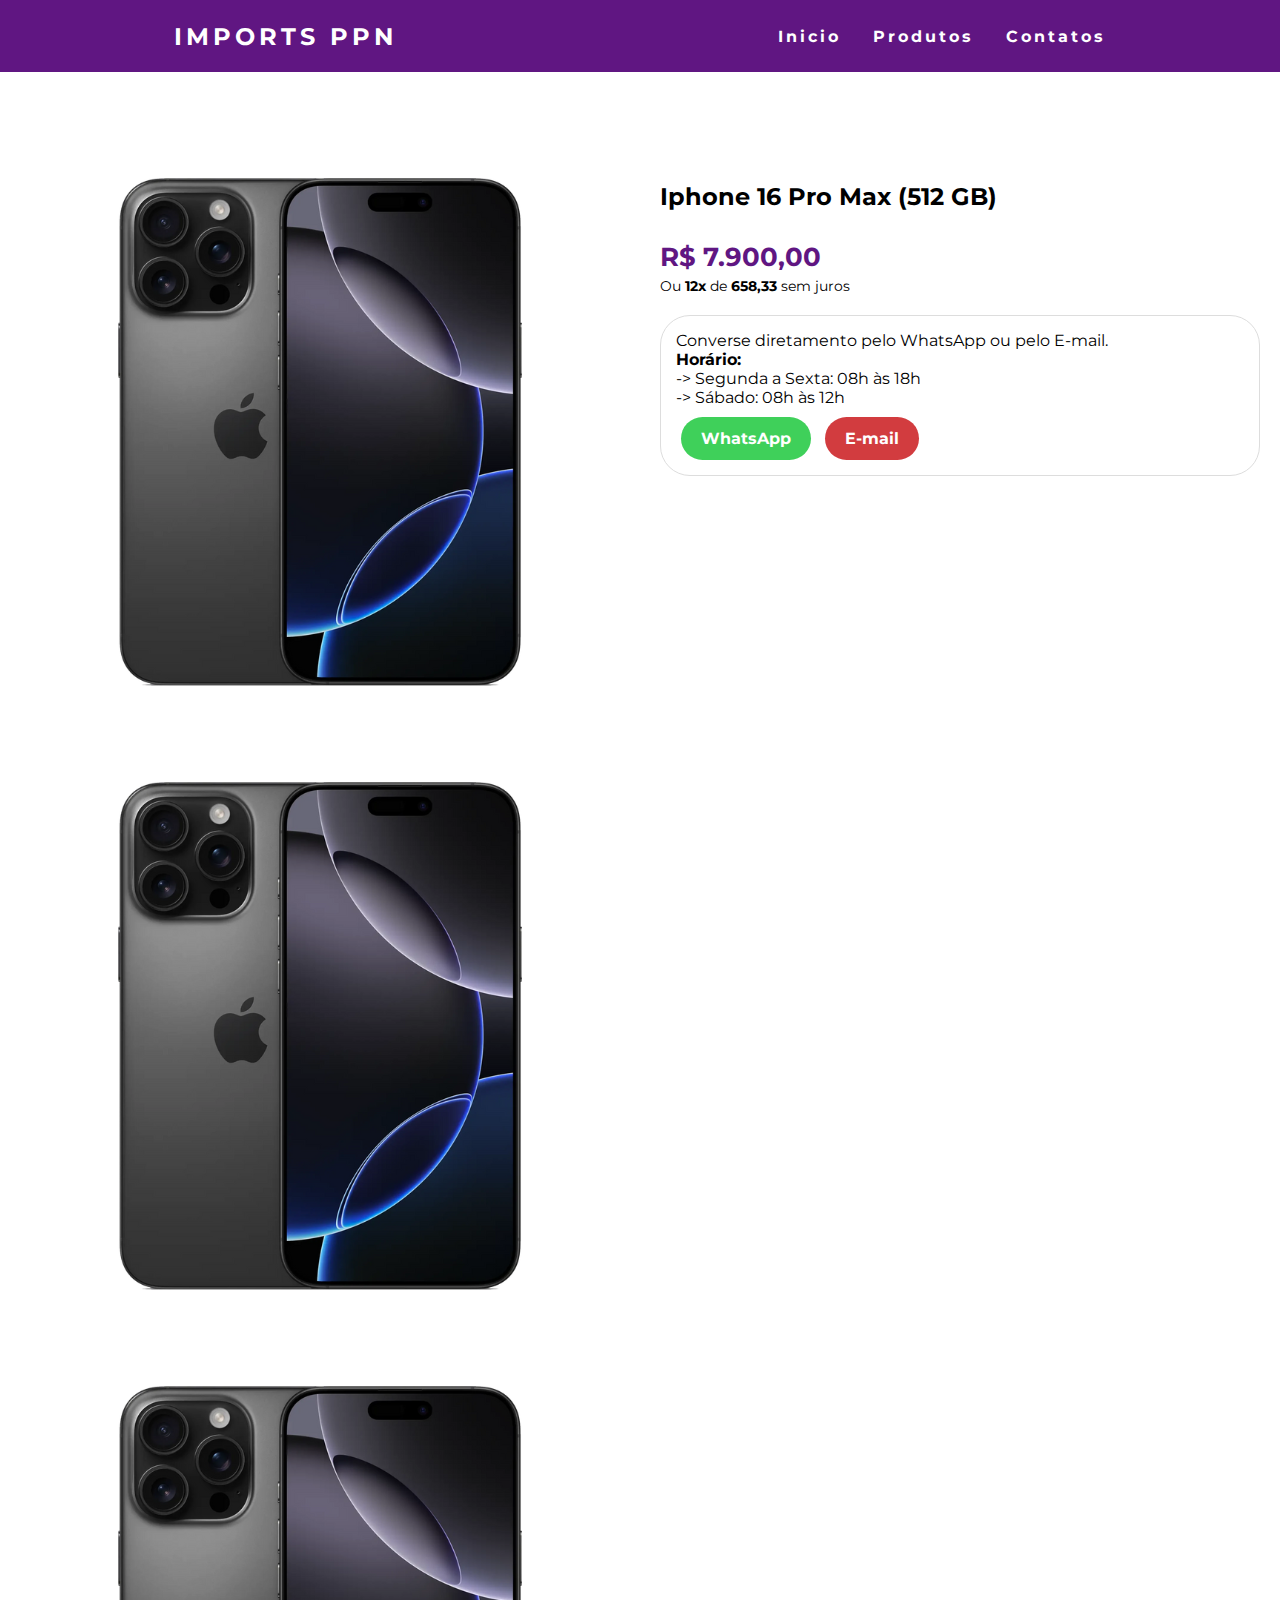
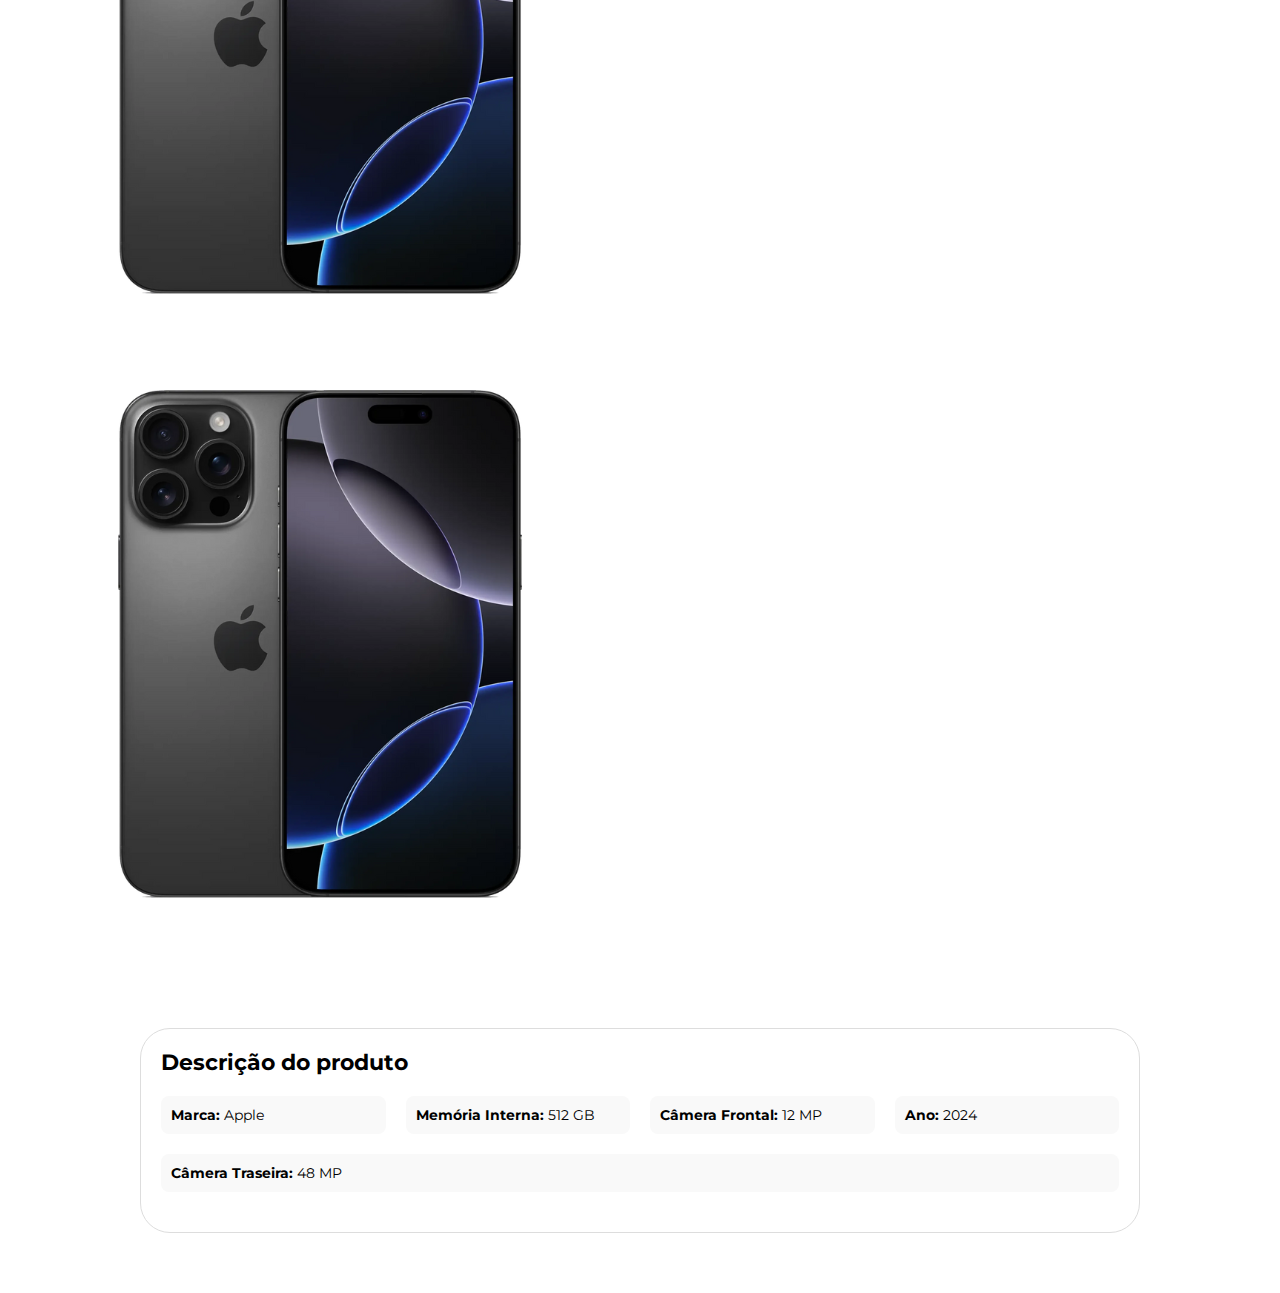
<file: Produtos/camera.html>
<!DOCTYPE html>
<html lang="pt-br">
<head>
    <meta charset="UTF-8">
    <meta name="viewport" content="width=device-width, initial-scale=1.0">
    <link rel="stylesheet" href="/style.css">
    <title>Imports PPN</title>
</head>
<body>
    <!-- Header -->
    <header>
        <nav>
            <a class="logo" href="/">Imports PPN</a>
            <div class="mobile-menu">
                <div class="line1"></div>
                <div class="line2"></div>
                <div class="line3"></div>
            </div>
            <ul class="nav-list">
                <li><a href="">Inicio</a></li>
                <li><a href="">Produtos</a></li>
                <li><a href="">Contatos</a></li>
            </ul>
        </nav>
    </header>

    <main class="produtos">
        <div class="container-img">
            <div class="img-principal">
                <img src="/images/iPhone-16-Pro-Max.png" alt="iPhone 16 Pro Max">
            </div>

            <div class="miniaturas">
                <img src="/images/iPhone-16-Pro-Max.png" alt="Preto">
                <img src="/images/iPhone-16-Pro-Max.png" alt="Preto">
                <img src="/images/iPhone-16-Pro-Max.png" alt="Preto">
            </div>
        </div>

        <!-- Container Direito -->
        <div class="produtos-info">
            <h1> Iphone 16 Pro Max (512 GB)</h1>
            <p class="preco-produto">R$ 7.900,00</p>
            <span class="parcelas">Ou <strong>12x</strong> de <strong>658,33</strong> sem juros</span>

            <div class="contato">
                <p>
                    Converse diretamento pelo WhatsApp ou pelo E-mail.<br>
                    <strong>Horário:</strong><br>
                    -> Segunda a Sexta: 08h às 18h<br>
                    -> Sábado: 08h às 12h
                </p>
                <a href="" class="btn whatsapp">WhatsApp</a>
                <a href="" class="btn email">E-mail</a>
            </div>
        </div>
    </main>

    <!-- Descrição do Produto -->
    <section class="descricao">
        <h2>Descrição do produto</h2>

        <ul class="ficha">
            <li><strong>Marca:</strong> Apple</li>
            <li><strong>Memória Interna:</strong> 512 GB</li>
            <li><strong>Câmera Frontal:</strong> 12 MP</li>
            <li><strong>Ano:</strong> 2024</li>
            <li><strong>Câmera Traseira:</strong> 48 MP</li>
        </ul>
    </section>
    <script src="/script.js"></script>
</body>
</html>
</file>
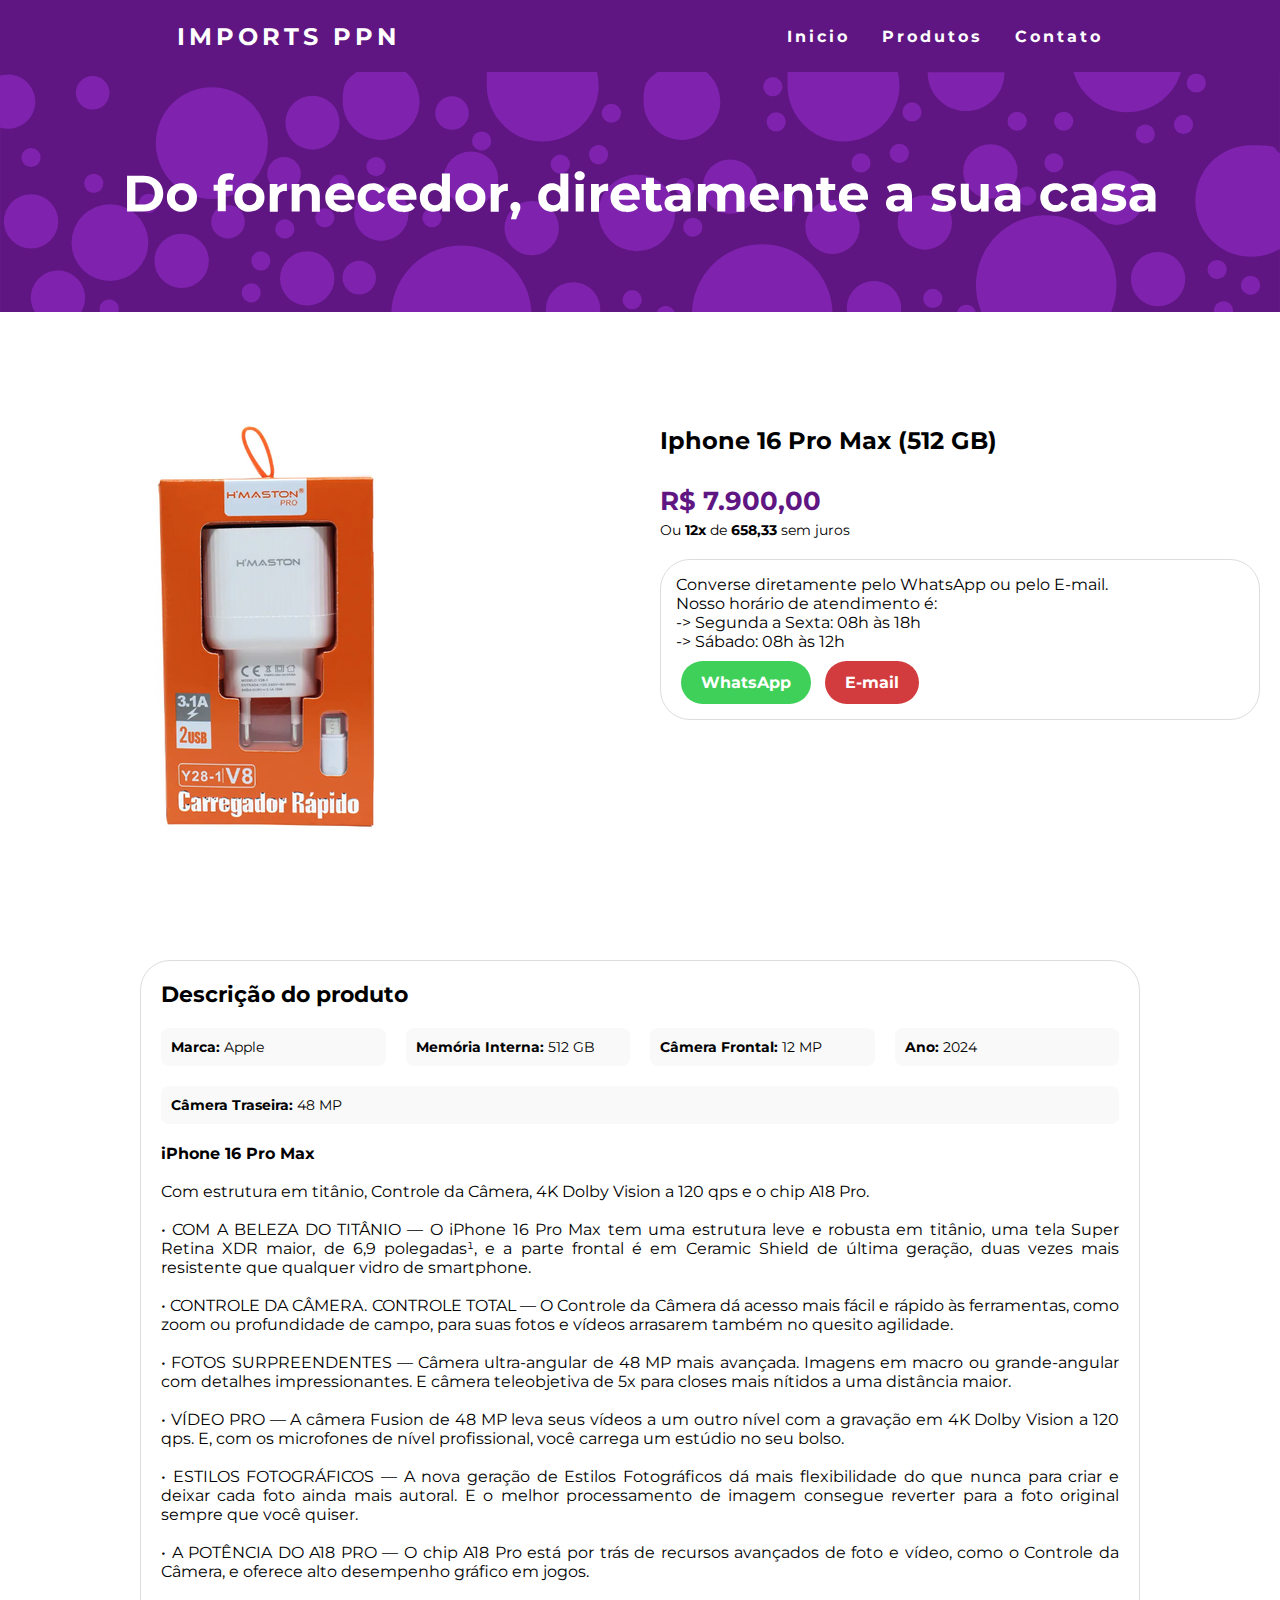
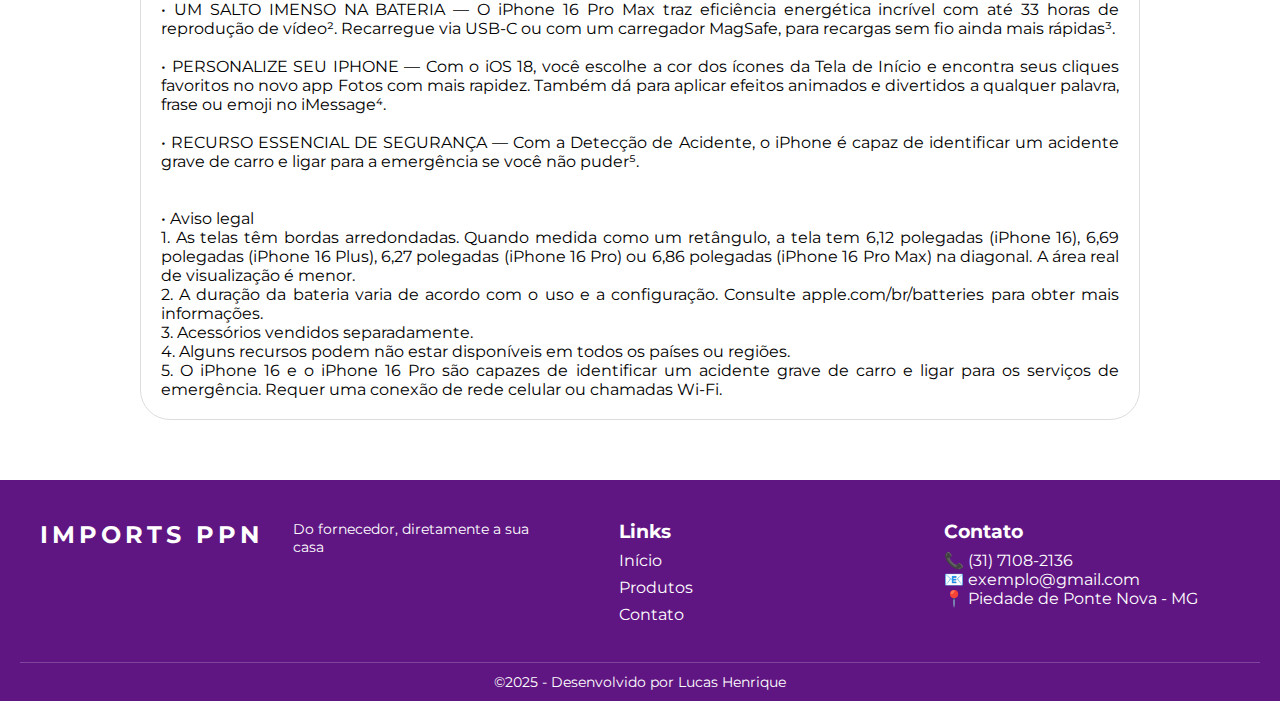
<file: Produtos/carregadorhmaston.html>
<!DOCTYPE html>
<html lang="pt-br">
<head>
    <meta charset="UTF-8">
    <meta name="viewport" content="width=device-width, initial-scale=1.0">
    <link rel="stylesheet" href="/css/style.css">
    <script src="/js/script.js" defer></script>
    <title>Imports PPN</title>
</head>
<body>
    <!-- Header -->
    <header>
        <nav>
            <a class="logo" href="/index.html">Imports PPN</a>
            <div class="mobile-menu">
                <div class="line1"></div>
                <div class="line2"></div>
                <div class="line3"></div>
            </div>
            <ul class="nav-list">
                <li><a href="#0001">Inicio</a></li>
                <li><a href="0002">Produtos</a></li>
                <li><a href="http://wa.me/3138731125" target="_blank">Contato</a></li>
            </ul>
        </nav>
    </header>
    <img class="img-banner" src="/images/banner150px.svg">

    <main class="produtos" id="0001">
        <div class="container-img">
            <div class="img-principal">
                <img  class="img-produto" src="/images/carregadorHmaston.png" alt="iPhone 16 Pro Max">
            </div>
        </div>

        <!-- Container Direito -->
        <div class="produtos-info">
            <h1>Iphone 16 Pro Max (512 GB)</h1>
            <p class="preco-produto">R$ 7.900,00</p>
            <span class="parcelas">Ou <strong>12x</strong> de <strong>658,33</strong> sem juros</span>

            <div class="contato">
                <p>
                    Converse diretamente pelo WhatsApp ou pelo E-mail. <br>Nosso horário de atendimento é:<br>
                    -> Segunda a Sexta: 08h às 18h<br>
                    -> Sábado: 08h às 12h
                </p>
                <a href="http://wa.me/3138731125" class="btn whatsapp">WhatsApp</a>
                <a href="" class="btn email">E-mail</a>
            </div>
        </div>
    </main>

    <!-- Descrição do Produto -->
    <section class="descricao">
        <h2>Descrição do produto</h2>

        <ul class="ficha">
            <li><strong>Marca:</strong> Apple</li>
            <li><strong>Memória Interna:</strong> 512 GB</li>
            <li><strong>Câmera Frontal:</strong> 12 MP</li>
            <li><strong>Ano:</strong> 2024</li>
            <li><strong>Câmera Traseira:</strong> 48 MP</li>
        </ul>

        <p class="text-description">
            <strong>iPhone 16 Pro Max</strong><br><br>
            Com estrutura em titânio, Controle da Câmera, 4K Dolby Vision a 120 qps e o chip A18 Pro.<br><br>
            • COM A BELEZA DO TITÂNIO — O iPhone 16 Pro Max tem uma estrutura leve e robusta em titânio, uma tela Super Retina XDR maior, de 6,9 polegadas¹, e a parte frontal é em Ceramic Shield de última geração, duas vezes mais resistente que qualquer vidro de smartphone.<br><br>
            • CONTROLE DA CÂMERA. CONTROLE TOTAL — O Controle da Câmera dá acesso mais fácil e rápido às ferramentas, como zoom ou profundidade de campo, para suas fotos e vídeos arrasarem também no quesito agilidade.<br><br>
            • FOTOS SURPREENDENTES — Câmera ultra-angular de 48 MP mais avançada. Imagens em macro ou grande-angular com detalhes impressionantes. E câmera teleobjetiva de 5x para closes mais nítidos a uma distância maior.<br><br>
            • VÍDEO PRO — A câmera Fusion de 48 MP leva seus vídeos a um outro nível com a gravação em 4K Dolby Vision a 120 qps. E, com os microfones de nível profissional, você carrega um estúdio no seu bolso.<br><br>
            • ESTILOS FOTOGRÁFICOS — A nova geração de Estilos Fotográficos dá mais flexibilidade do que nunca para criar e deixar cada foto ainda mais autoral. E o melhor processamento de imagem consegue reverter para a foto original sempre que você quiser.<br><br>
            • A POTÊNCIA DO A18 PRO — O chip A18 Pro está por trás de recursos avançados de foto e vídeo, como o Controle da Câmera, e oferece alto desempenho gráfico em jogos.<br><br>
            • UM SALTO IMENSO NA BATERIA — O iPhone 16 Pro Max traz eficiência energética incrível com até 33 horas de reprodução de vídeo². Recarregue via USB-C ou com um carregador MagSafe, para recargas sem fio ainda mais rápidas³.<br><br>
            • PERSONALIZE SEU IPHONE — Com o iOS 18, você escolhe a cor dos ícones da Tela de Início e encontra seus cliques favoritos no novo app Fotos com mais rapidez. Também dá para aplicar efeitos animados e divertidos a qualquer palavra, frase ou emoji no iMessage⁴.<br><br>
            • RECURSO ESSENCIAL DE SEGURANÇA — Com a Detecção de Acidente, o iPhone é capaz de identificar um acidente grave de carro e ligar para a emergência se você não puder⁵.<br><br><br>
            • Aviso legal<br>
            1. As telas têm bordas arredondadas. Quando medida como um retângulo, a tela tem 6,12 polegadas (iPhone 16), 6,69 polegadas (iPhone 16 Plus), 6,27 polegadas (iPhone 16 Pro) ou 6,86 polegadas (iPhone 16 Pro Max) na diagonal. A área real de visualização é menor.<br>
            2. A duração da bateria varia de acordo com o uso e a configuração. Consulte apple.com/br/batteries para obter mais informações.<br>
            3. Acessórios vendidos separadamente.<br>
            4. Alguns recursos podem não estar disponíveis em todos os países ou regiões.<br>
            5. O iPhone 16 e o iPhone 16 Pro são capazes de identificar um acidente grave de carro e ligar para os serviços de emergência. Requer uma conexão de rede celular ou chamadas Wi-Fi.
        </p>
    </section>
    

    <!-- Footer -->
    <footer class="footer-personalizado">
        <div class="footer-container">
            <p class="logo">Imports PPN</p>
            <div class="footer-coluna">
                <p class="footer-descricao">
                    Do fornecedor, diretamente a sua casa
                </p>
            </div>
  
            <div class="footer-coluna">
                <h3>Links</h3>
                <ul class="footer-links">
                    <li><a href="#0001">Início</a></li>
                    <li><a href="#0002">Produtos</a></li>
                    <li><a href="http://wa.me/3138731125">Contato</a></li>
                </ul>
            </div>
  
            <div class="footer-coluna">
                <h3>Contato</h3>
                <p>📞 (31) 7108-2136</p>
                <p>📧 exemplo@gmail.com</p>
                <p>📍 Piedade de Ponte Nova - MG</p>
            </div>
  
        </div>
        <div class="footer-rodape">
            <p>©2025 - Desenvolvido por Lucas Henrique</p>
        </div>
    </footer>
</body>
</html>
</file>
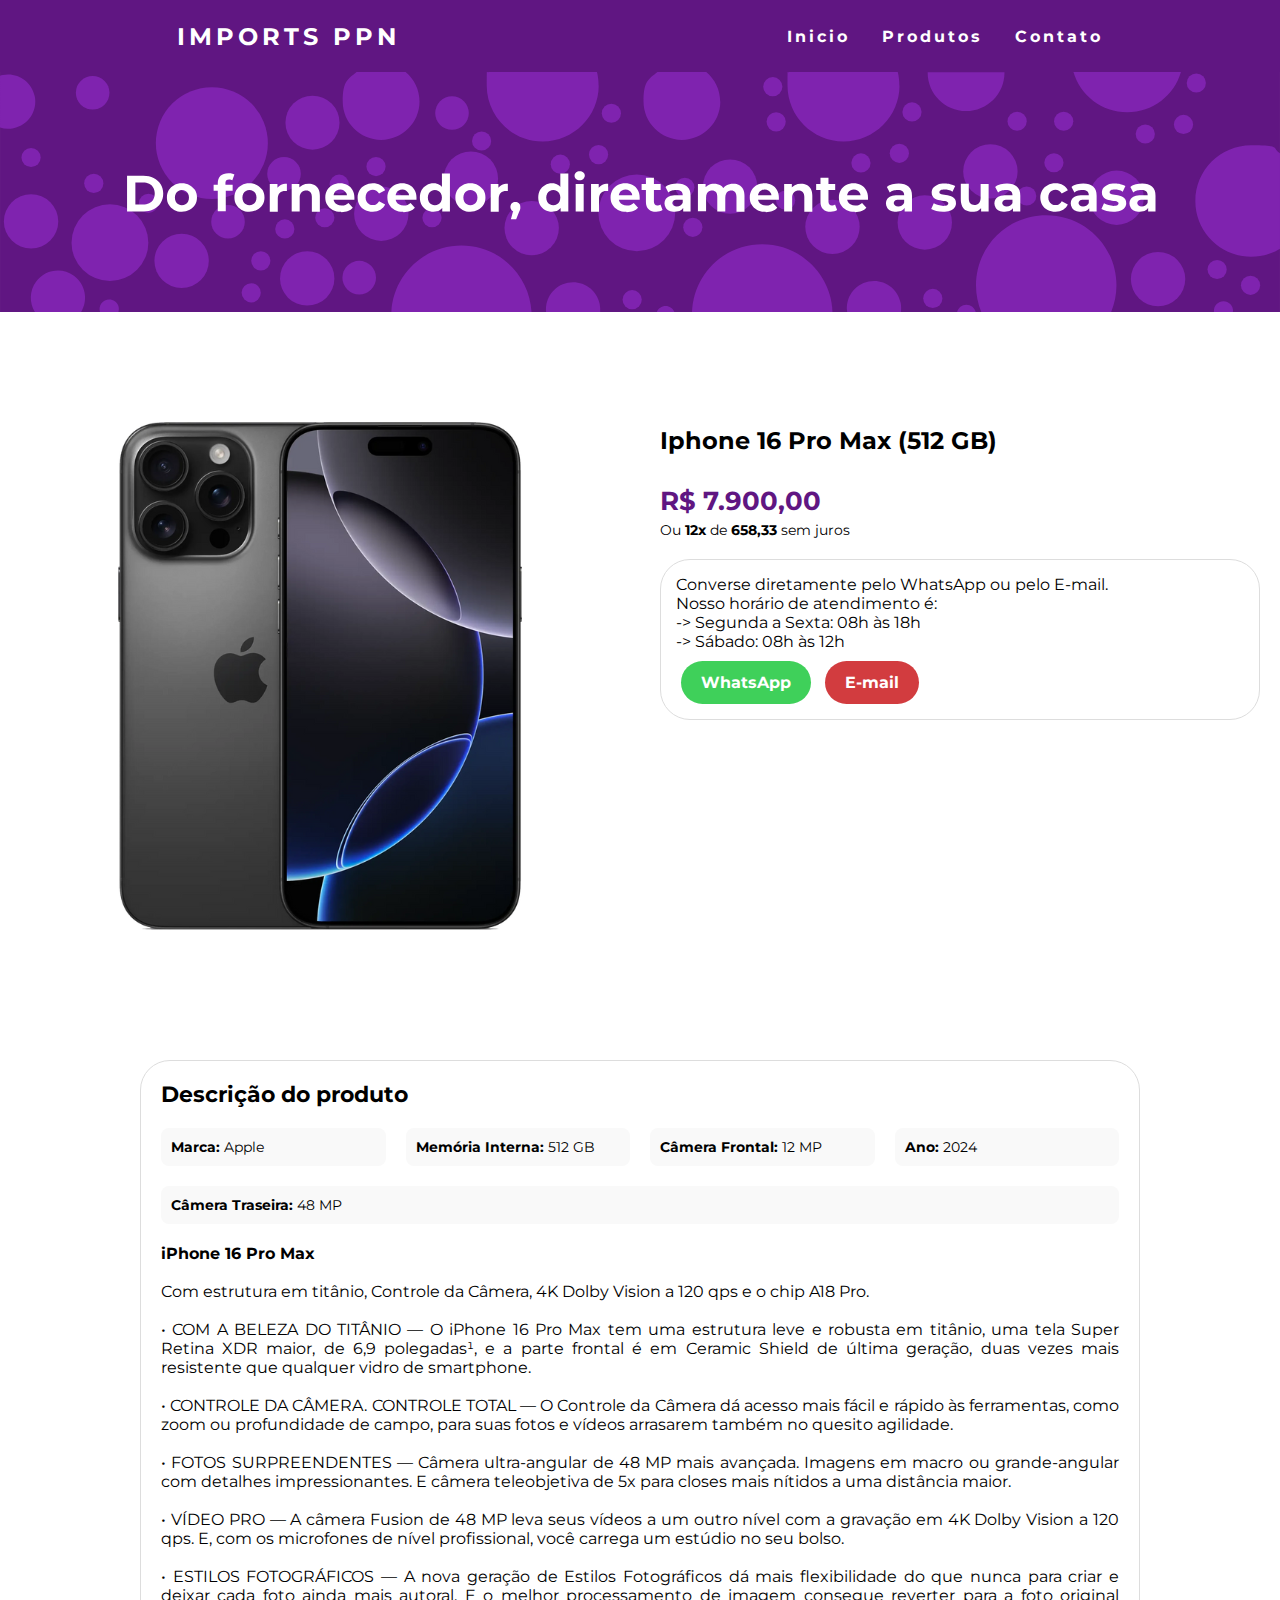
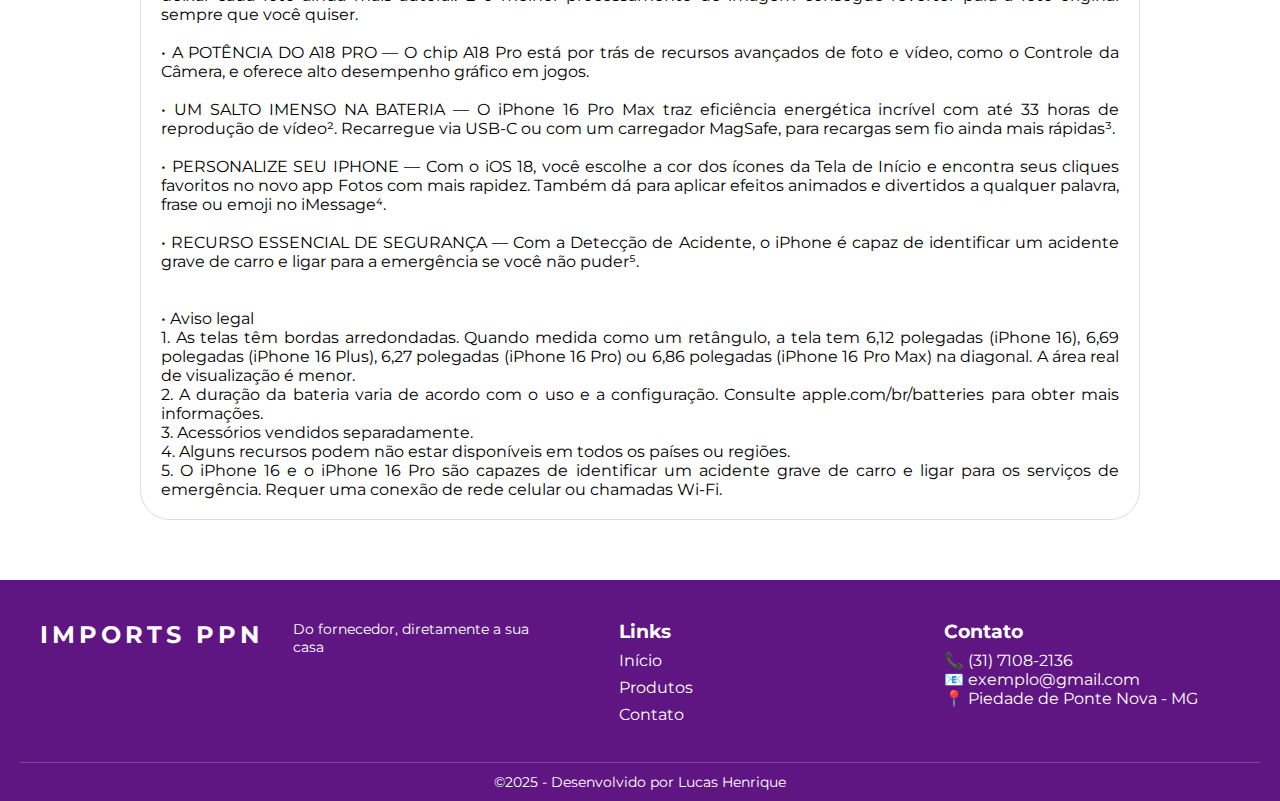
<file: Produtos/iphone16ProMax.html>
<!DOCTYPE html>
<html lang="pt-br">
<head>
    <meta charset="UTF-8">
    <meta name="viewport" content="width=device-width, initial-scale=1.0">
    <link rel="stylesheet" href="/css/style.css">
    <script src="/js/script.js" defer></script>
    <title>Imports PPN</title>
</head>
<body>
    <!-- Header -->
    <header>
        <nav>
            <a class="logo" href="/index.html">Imports PPN</a>
            <div class="mobile-menu">
                <div class="line1"></div>
                <div class="line2"></div>
                <div class="line3"></div>
            </div>
            <ul class="nav-list">
                <li><a href="#0001">Inicio</a></li>
                <li><a href="0002">Produtos</a></li>
                <li><a href="http://wa.me/3138731125" target="_blank">Contato</a></li>
            </ul>
        </nav>
    </header>
    <img class="img-banner" src="/images/banner150px.svg">

    <main class="produtos" id="0001">
        <div class="container-img">
            <div class="img-principal">
                <img  class="img-produto"src="/images/iPhone-16-Pro-Max.png" alt="iPhone 16 Pro Max">
            </div>
        </div>

        <!-- Container Direito -->
        <div class="produtos-info">
            <h1>Iphone 16 Pro Max (512 GB)</h1>
            <p class="preco-produto">R$ 7.900,00</p>
            <span class="parcelas">Ou <strong>12x</strong> de <strong>658,33</strong> sem juros</span>

            <div class="contato">
                <p>
                    Converse diretamente pelo WhatsApp ou pelo E-mail. <br>Nosso horário de atendimento é:<br>
                    -> Segunda a Sexta: 08h às 18h<br>
                    -> Sábado: 08h às 12h
                </p>
                <a href="http://wa.me/3138731125" class="btn whatsapp">WhatsApp</a>
                <a href="" class="btn email">E-mail</a>
            </div>
        </div>
    </main>

    <!-- Descrição do Produto -->
    <section class="descricao">
        <h2>Descrição do produto</h2>

        <ul class="ficha">
            <li><strong>Marca:</strong> Apple</li>
            <li><strong>Memória Interna:</strong> 512 GB</li>
            <li><strong>Câmera Frontal:</strong> 12 MP</li>
            <li><strong>Ano:</strong> 2024</li>
            <li><strong>Câmera Traseira:</strong> 48 MP</li>
        </ul>

        <p class="text-description">
            <strong>iPhone 16 Pro Max</strong><br><br>
            Com estrutura em titânio, Controle da Câmera, 4K Dolby Vision a 120 qps e o chip A18 Pro.<br><br>
            
            • COM A BELEZA DO TITÂNIO — O iPhone 16 Pro Max tem uma estrutura leve e robusta em titânio, uma tela Super Retina XDR maior, de 6,9 polegadas¹, e a parte frontal é em Ceramic Shield de última geração, duas vezes mais resistente que qualquer vidro de smartphone.<br><br>
            • CONTROLE DA CÂMERA. CONTROLE TOTAL — O Controle da Câmera dá acesso mais fácil e rápido às ferramentas, como zoom ou profundidade de campo, para suas fotos e vídeos arrasarem também no quesito agilidade.<br><br>
            • FOTOS SURPREENDENTES — Câmera ultra-angular de 48 MP mais avançada. Imagens em macro ou grande-angular com detalhes impressionantes. E câmera teleobjetiva de 5x para closes mais nítidos a uma distância maior.<br><br>
            • VÍDEO PRO — A câmera Fusion de 48 MP leva seus vídeos a um outro nível com a gravação em 4K Dolby Vision a 120 qps. E, com os microfones de nível profissional, você carrega um estúdio no seu bolso.<br><br>
            • ESTILOS FOTOGRÁFICOS — A nova geração de Estilos Fotográficos dá mais flexibilidade do que nunca para criar e deixar cada foto ainda mais autoral. E o melhor processamento de imagem consegue reverter para a foto original sempre que você quiser.<br><br>
            • A POTÊNCIA DO A18 PRO — O chip A18 Pro está por trás de recursos avançados de foto e vídeo, como o Controle da Câmera, e oferece alto desempenho gráfico em jogos.<br><br>
            • UM SALTO IMENSO NA BATERIA — O iPhone 16 Pro Max traz eficiência energética incrível com até 33 horas de reprodução de vídeo². Recarregue via USB-C ou com um carregador MagSafe, para recargas sem fio ainda mais rápidas³.<br><br>
            • PERSONALIZE SEU IPHONE — Com o iOS 18, você escolhe a cor dos ícones da Tela de Início e encontra seus cliques favoritos no novo app Fotos com mais rapidez. Também dá para aplicar efeitos animados e divertidos a qualquer palavra, frase ou emoji no iMessage⁴.<br><br>
            • RECURSO ESSENCIAL DE SEGURANÇA — Com a Detecção de Acidente, o iPhone é capaz de identificar um acidente grave de carro e ligar para a emergência se você não puder⁵.<br><br><br>
            • Aviso legal<br>
            1. As telas têm bordas arredondadas. Quando medida como um retângulo, a tela tem 6,12 polegadas (iPhone 16), 6,69 polegadas (iPhone 16 Plus), 6,27 polegadas (iPhone 16 Pro) ou 6,86 polegadas (iPhone 16 Pro Max) na diagonal. A área real de visualização é menor.<br>
            2. A duração da bateria varia de acordo com o uso e a configuração. Consulte apple.com/br/batteries para obter mais informações.<br>
            3. Acessórios vendidos separadamente.<br>
            4. Alguns recursos podem não estar disponíveis em todos os países ou regiões.<br>
            5. O iPhone 16 e o iPhone 16 Pro são capazes de identificar um acidente grave de carro e ligar para os serviços de emergência. Requer uma conexão de rede celular ou chamadas Wi-Fi.
        </p>
    </section>
    

    <!-- Footer -->
    <footer class="footer-personalizado">
        <div class="footer-container">
            <p class="logo">Imports PPN</p>
            <div class="footer-coluna">
                <p class="footer-descricao">
                    Do fornecedor, diretamente a sua casa
                </p>
            </div>
  
            <div class="footer-coluna">
                <h3>Links</h3>
                <ul class="footer-links">
                    <li><a href="#0001">Início</a></li>
                    <li><a href="#0002">Produtos</a></li>
                    <li><a href="http://wa.me/3138731125">Contato</a></li>
                </ul>
            </div>
  
            <div class="footer-coluna">
                <h3>Contato</h3>
                <p>📞 (31) 7108-2136</p>
                <p>📧 exemplo@gmail.com</p>
                <p>📍 Piedade de Ponte Nova - MG</p>
            </div>
  
        </div>
        <div class="footer-rodape">
            <p>©2025 - Desenvolvido por Lucas Henrique</p>
        </div>
    </footer>
</body>
</html>
</file>
<file: style.css>
@import url('https://fonts.googleapis.com/css2?family=Montserrat:ital,wght@0,100..900;1,100..900&family=Open+Sans:ital,wght@0,300..800;1,300..800&display=swap');

* {
    margin: 0;
    padding: 0;
    list-style: none;
    box-sizing: border-box;
    font-family: "Montserrat";
}

/* Header */
header {
    & a {
        color: #ffffff;
        text-decoration: none;
        transition: 0.3s;
    }
}

a:hover{
    opacity: 0.7;
}

.logo {
    font-size: 24px;
    text-transform: uppercase;
    letter-spacing: 4px;
    font-weight: bold;
}

nav {
    display: flex;
    justify-content: space-around;
    align-items: center;
    background-color: #601682;
    height: 8vh;
}

.nav-list{
    display: flex;
}

.nav-list li {
    letter-spacing: 3px;
    margin-left: 32px;
    font-weight: bold;
}

.mobile-menu {
    display: none;
    cursor: pointer;
}

.mobile-menu div {
    width: 32px;
    height: 2px;
    background: #fff;
    margin: 8px;
    transition: 0.3s;
}

@media (max-width: 768px) {
    body {
        overflow-x: hidden;
    }

    .nav-list {
        position: absolute;
        top: 8vh;
        right: 0;
        width: 50vw;
        height: 100%;
        background-color: #601682;
        flex-direction: column;
        align-items: center;
        justify-content: space-around;
        transform: translateX(100%);
        transition: transform 0.3s ease-in;
    }

    .nav-list li {
        margin-left: 0;
        opacity: 0;
    }
    .mobile-menu {
        display: block;
    }

    .produtos {
        flex-direction: column; 
        align-items: center;
        text-align: center;
    }

    .produtos-info {
        align-items: center;
    }

    .produtos-info h1 {
        font-size: 20px;
    }

    .preco {
        font-size: 22px;
    }

    .contato {
        text-align: center;
    }

    .btn {
        width: 100%;
        max-width: 250px;
    }

    .img-produto {
        width: 10vh;
        justify-content: left;
        height: auto;
        max-width: 100vh;
    }

    .img-banner{
        width: 100vw;
        max-width: 100%;
        height: auto;
    }

    .h1-produtos {
        padding-left: 20px;
    }

    .container-post-insta {
        flex-direction: column;
        align-items: center;
    }

    .post-insta {
        width: 100%;
        justify-content: center;
        flex-wrap: wrap;
    }

    .img-post-insta {
        width: 40vw;
        max-width: 150px;
    }


}

.nav-list.active {
    transform: translatex(0);
}

@keyframes navLinkFade {
    from {
        opacity: 0;
        transform: translateX(50px);
    }
    to {
        opacity: 1;
        transform: translateX(0);
    }
}

.mobile-menu.active .line1 {
    transform: rotate(-45deg) translate(-8px, 8px);
}

.mobile-menu.active .line2 {
    opacity: 0;
}

.mobile-menu.active.line3 {
    transform: rotate(454deg) translate(-5px, -7px);
}

/* Fim do Header */

.img-banner {
    height: auto;
    width: 100vw;
}

.h1-produtos {
    padding-left: 20px;
    color:#601682;
    padding-top: 50px;
    font-size: 45px;
    padding-bottom: 30px;
    text-align: center;
}

.bloco-produtos{
    width: 270px;
    display: block;
    align-items: center;
    flex-direction: column;
    justify-content: space-around;
    border: solid 2px, #601682;
    border-radius: 20px;
    margin-bottom: 30px;
    margin: 30px 30px 30px 30px;
}

.foto-do-produto{
    margin-top: 10px;
    width: 250px;
    height: 250px;
    border-radius: 30px;
}

.produtos-container {
    display: flex;
    flex-wrap: wrap;
    justify-content: center;

}

.produtos-container h2 {
    color: #601682;
    text-align: center;
    margin-bottom: 20px;
}

/* Imagem do Produto */
.produtos {
    display: flex;
    justify-content: center;
    gap: 40px;
    margin: 40px auto;
    max-width: 1450px;
    padding: 20px;
}

.container-img {
    flex: 1;
    text-align: left;
}


.img-principal {
    width: 10%;
    max-width: 50px;
    justify-content: left;
    display: block;
}

/* Container - Direita */
.produtos-info {
    padding-top: 50px;
    flex:1;
    display: flex;
    flex-direction: column;
    justify-content: flex-start;
}

.produtos-info h1 {
    font-size: 24px;
    margin-bottom: 10px;
    padding-bottom: 20px;
}

.preco-produto {
    color: #601682;
    font-size: 26px;
    font-weight: bold; 
}

.parcelas {
    padding-top: 4px;
    font-size: 14px;
}

/* Contato */
.contato {
    padding-top: 80px;
    margin-top: 20px;
    padding: 15px;
    border: 1px solid #ddd;
    border-radius: 30px;
    background: #fff;
}

.btn {
    display: inline-block;
    margin: 10px 5px 0;
    padding: 12px 20px;
    border-radius: 30px;
    font-weight: bold;
    color: #fff;
    text-decoration: none;
}

.whatsapp {
    background: #3FD05A;
}

.email {
    background: #D23C3F;
}

/* Descrição */
.descricao {
    max-width: 1000px;
    margin: 60px auto;
    padding: 20px;
    border: 1px solid #ddd;
    border-radius: 30px;
}

.descricao h2 {
    font-size: 22px;
    margin-bottom: 20px;
}

.ficha {
  display: flex;
  flex-wrap: wrap;
  gap: 20px;
  margin-bottom: 20px;
}

.ficha li {
  flex: 1 1 200px;
  font-size: 14px;
  background: #f9f9f9;
  padding: 10px;
  border-radius: 8px;
}

.text-description {
    text-align: justify;
}



/* Container - Instagram */
.container-instagram {
    width: 100vw;
    height: 60vh;
    background-color: #601682;
    color: #fff;
    text-align: center;
    padding: 50px;
    justify-content: center;
}

.h2-insta {
    font-size: 28px;
    padding-bottom: 30px;
}

.text-insta {
    text-align: center;
    font-size: 20px;
}

.container-post-insta {
    padding: 30px;
    align-items: center;
    justify-content: space-between;
    margin: 20px;
}

.card-list {
    display: flex;
}

.post-insta {
    display: flex;
    width: 45vw;
}

.img-post-insta {
    width: 10vw;
    margin: 12px;
    border-radius: 10px;
}

.botao-insta {
    background-color: #fff;
    color: #601682;
    font-weight: bold;
    padding: 20px;
    border-radius: 30px;
    font-size: 14px;
}


/* Container - Maps */
.container-maps {
    width: 100vw;
    height: 45vh;
}








/* Footer */
.footer-personalizado {
    background-color: #601682;
    color: white;
    font-family: "Open Sans", sans-serif;
    padding: 40px 20px 10px;
}
  
.footer-container {
    display: flex;
    flex-wrap: wrap;
    justify-content: space-around;
    gap: 30px;
    max-width: 1200px;
    margin: auto;
    text-align: left;
}
  
.footer-coluna {
    flex: 1 1 200px;
    min-width: 200px;

    & h3 {
        margin-bottom: 8px;
    }
}
  
.footer-logo {
    width: 80px;
    margin-bottom: 10px;
}
  
.footer-descricao {
    font-size: 14px;
    max-width: 250px;
}
  
.footer-links {
    list-style: none;
    padding: 0;
    margin: 0;
}
  
.footer-links li {
    margin-bottom: 8px;
}
  
.footer-links a {
    color: white;
    text-decoration: none;

}
  
.footer-links a:hover {
    text-decoration: underline;
}
  
.icone-rede {
    width: 30px;
    height: 30px;
    margin-right: 10px;
    margin-top: 10px;
}
  
.footer-rodape {
    text-align: center;
    margin-top: 30px;
    font-size: 14px;
    border-top: 1px solid rgba(255, 255, 255, 0.2);
    padding-top: 10px;
}
</file>
<file: css/style.css>
@import url('https://fonts.googleapis.com/css2?family=Montserrat:ital,wght@0,100..900;1,100..900&family=Open+Sans:ital,wght@0,300..800;1,300..800&display=swap');

* {
    margin: 0;
    padding: 0;
    list-style: none;
    box-sizing: border-box;
    font-family: "Montserrat";
}

/* Header */
header {
    & a {
        color: #ffffff;
        text-decoration: none;
        transition: 0.3s;
    }
}

a:hover{
    opacity: 0.7;
}

.logo {
    font-size: 24px;
    text-transform: uppercase;
    letter-spacing: 4px;
    font-weight: bold;
}

nav {
    display: flex;
    justify-content: space-around;
    align-items: center;
    background-color: #601682;
    height: 8vh;
}

.nav-list{
    display: flex;
}

.nav-list li {
    letter-spacing: 3px;
    margin-left: 32px;
    font-weight: bold;
}

.mobile-menu {
    display: none;
    cursor: pointer;
}

.mobile-menu div {
    width: 32px;
    height: 2px;
    background: #fff;
    margin: 8px;
    transition: 0.3s;
}

@media (max-width: 768px) {
    body {
        overflow-x: hidden;
    }

    .nav-list {
        position: absolute;
        top: 8vh;
        right: 0;
        width: 50vw;
        height: 100%;
        background-color: #601682;
        flex-direction: column;
        align-items: center;
        justify-content: space-around;
        transform: translateX(100%);
        transition: transform 0.3s ease-in;
    }

    .nav-list li {
        margin-left: 0;
        opacity: 0;
    }
    .mobile-menu {
        display: block;
    }

    .produtos {
        flex-direction: column; 
        align-items: center;
        text-align: center;
    }

    .produtos-info {
        align-items: center;
    }

    .produtos-info h1 {
        font-size: 20px;
    }

    .preco {
        font-size: 22px;
    }

    .contato {
        text-align: center;
    }

    .btn {
        width: 100%;
        max-width: 250px;
    }

    .img-produto {
        width: 10vh;
        justify-content: left;
        height: auto;
        max-width: 100vh;
    }

    .img-banner{
        width: 100vw;
        max-width: 100%;
        height: auto;
    }

    .h1-produtos {
        padding-left: 20px;
    }

    .container-post-insta {
        flex-direction: column;
        align-items: center;
    }

    .post-insta {
        width: 100%;
        justify-content: center;
        flex-wrap: wrap;
    }

    .img-post-insta {
        width: 40vw;
        max-width: 150px;
    }


}

.nav-list.active {
    transform: translatex(0);
}

@keyframes navLinkFade {
    from {
        opacity: 0;
        transform: translateX(50px);
    }
    to {
        opacity: 1;
        transform: translateX(0);
    }
}

.mobile-menu.active .line1 {
    transform: rotate(-45deg) translate(-8px, 8px);
}

.mobile-menu.active .line2 {
    opacity: 0;
}

.mobile-menu.active.line3 {
    transform: rotate(454deg) translate(-5px, -7px);
}

/* Fim do Header */

.img-banner {
    height: auto;
    width: 100vw;
}

.h1-produtos {
    padding-left: 20px;
    color:#601682;
    padding-top: 50px;
    font-size: 45px;
    padding-bottom: 30px;
    text-align: center;
}

.bloco-produtos{
    width: 270px;
    display: block;
    align-items: center;
    flex-direction: column;
    justify-content: space-around;
    border: solid 2px, #601682;
    border-radius: 20px;
    margin-bottom: 30px;
    margin: 30px 30px 30px 30px;
}

.foto-do-produto{
    margin-top: 10px;
    width: 250px;
    height: 250px;
    border-radius: 30px;
}

.produtos-container {
    display: flex;
    flex-wrap: wrap;
    justify-content: center;

}

.produtos-container h2 {
    color: #601682;
    text-align: center;
    margin-bottom: 20px;
}

/* Imagem do Produto */
.produtos {
    display: flex;
    justify-content: center;
    gap: 40px;
    margin: 40px auto;
    max-width: 1450px;
    padding: 20px;
}

.container-img {
    flex: 1;
    text-align: left;
}


.img-principal {
    width: 10%;
    max-width: 50px;
    justify-content: left;
    display: block;
}

/* Container - Direita */
.produtos-info {
    padding-top: 50px;
    flex:1;
    display: flex;
    flex-direction: column;
    justify-content: flex-start;
}

.produtos-info h1 {
    font-size: 24px;
    margin-bottom: 10px;
    padding-bottom: 20px;
}

.preco-produto {
    color: #601682;
    font-size: 26px;
    font-weight: bold; 
}

.parcelas {
    padding-top: 4px;
    font-size: 14px;
}

/* Contato */
.contato {
    padding-top: 80px;
    margin-top: 20px;
    padding: 15px;
    border: 1px solid #ddd;
    border-radius: 30px;
    background: #fff;
}

.btn {
    display: inline-block;
    margin: 10px 5px 0;
    padding: 12px 20px;
    border-radius: 30px;
    font-weight: bold;
    color: #fff;
    text-decoration: none;
}

.whatsapp {
    background: #3FD05A;
}

.email {
    background: #D23C3F;
}

/* Descrição */
.descricao {
    max-width: 1000px;
    margin: 60px auto;
    padding: 20px;
    border: 1px solid #ddd;
    border-radius: 30px;
}

.descricao h2 {
    font-size: 22px;
    margin-bottom: 20px;
}

.ficha {
  display: flex;
  flex-wrap: wrap;
  gap: 20px;
  margin-bottom: 20px;
}

.ficha li {
  flex: 1 1 200px;
  font-size: 14px;
  background: #f9f9f9;
  padding: 10px;
  border-radius: 8px;
}

.text-description {
    text-align: justify;
}



/* Container - Instagram */
.container-instagram {
    width: 100vw;
    height: 60vh;
    background-color: #601682;
    color: #fff;
    text-align: center;
    padding: 50px;
    justify-content: center;
}

.h2-insta {
    font-size: 28px;
    padding-bottom: 30px;
}

.text-insta {
    text-align: center;
    font-size: 20px;
}

.container-post-insta {
    padding: 30px;
    align-items: center;
    justify-content: space-between;
    margin: 20px;
}

.card-list {
    display: flex;
}

.post-insta {
    display: flex;
    width: 45vw;
}

.img-post-insta {
    width: 10vw;
    margin: 12px;
    border-radius: 10px;
}

.botao-insta {
    background-color: #fff;
    color: #601682;
    font-weight: bold;
    padding: 20px;
    border-radius: 30px;
    font-size: 14px;
}


/* Container - Maps */
.container-maps {
    width: 100vw;
    height: 45vh;
}








/* Footer */
.footer-personalizado {
    background-color: #601682;
    color: white;
    font-family: "Open Sans", sans-serif;
    padding: 40px 20px 10px;
}
  
.footer-container {
    display: flex;
    flex-wrap: wrap;
    justify-content: space-around;
    gap: 30px;
    max-width: 1200px;
    margin: auto;
    text-align: left;
}
  
.footer-coluna {
    flex: 1 1 200px;
    min-width: 200px;

    & h3 {
        margin-bottom: 8px;
    }
}
  
.footer-logo {
    width: 80px;
    margin-bottom: 10px;
}
  
.footer-descricao {
    font-size: 14px;
    max-width: 250px;
}
  
.footer-links {
    list-style: none;
    padding: 0;
    margin: 0;
}
  
.footer-links li {
    margin-bottom: 8px;
}
  
.footer-links a {
    color: white;
    text-decoration: none;

}
  
.footer-links a:hover {
    text-decoration: underline;
}
  
.icone-rede {
    width: 30px;
    height: 30px;
    margin-right: 10px;
    margin-top: 10px;
}
  
.footer-rodape {
    text-align: center;
    margin-top: 30px;
    font-size: 14px;
    border-top: 1px solid rgba(255, 255, 255, 0.2);
    padding-top: 10px;
}
</file>
